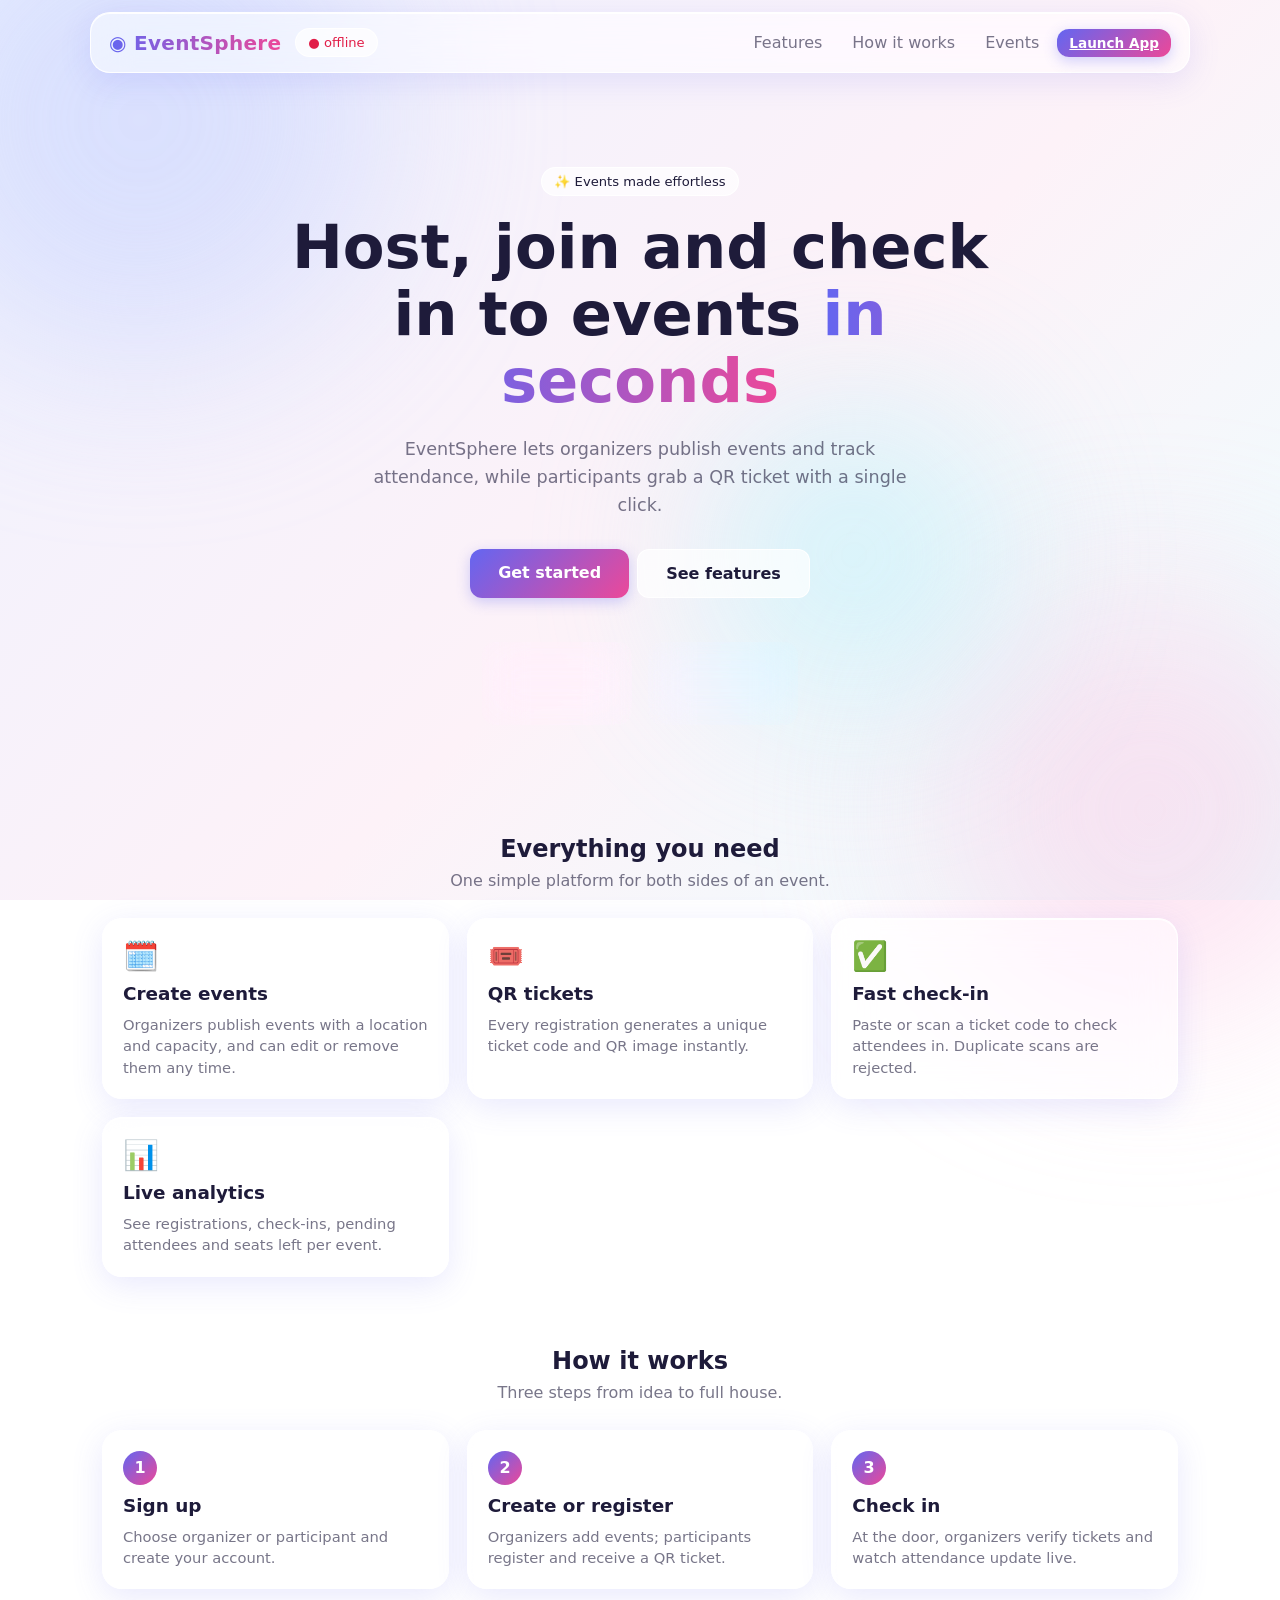
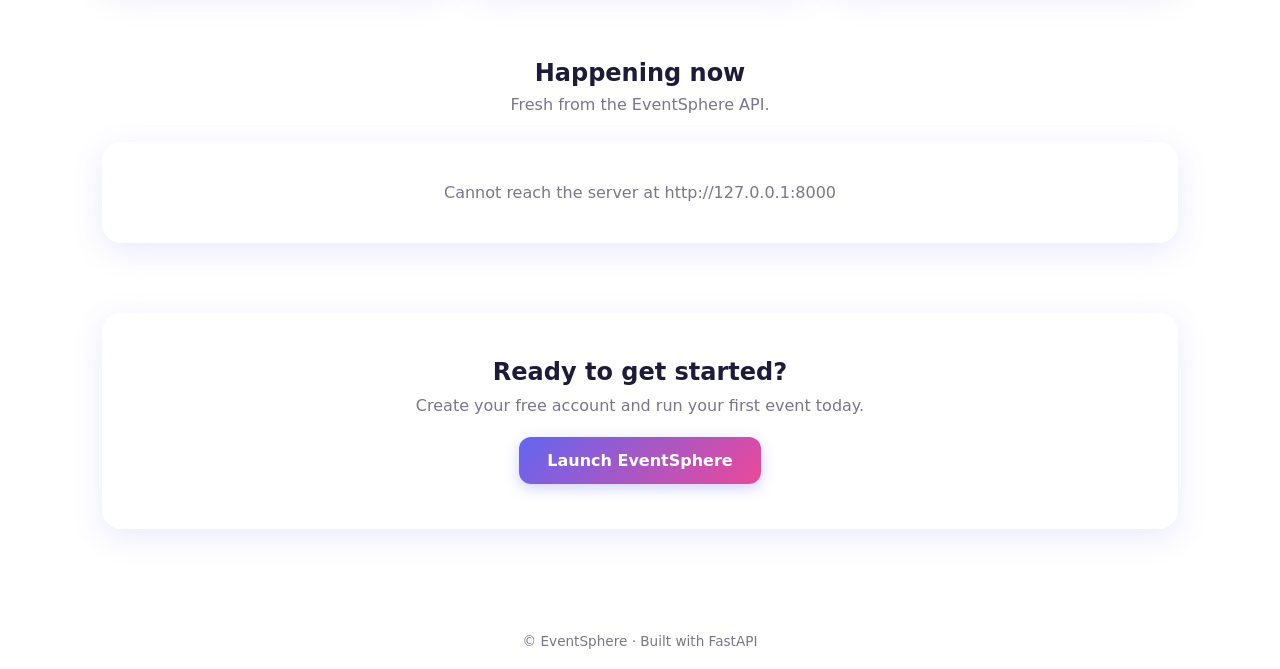
<file: frontend/index.html>
<!DOCTYPE html>
<html lang="en">
<head>
<meta charset="UTF-8">
<meta name="viewport" content="width=device-width, initial-scale=1">
<title>EventSphere · Home</title>
<link rel="stylesheet" href="css/style.css">
<link rel="stylesheet" href="css/home.css">
</head>
<body>
<div class="orb o1"></div><div class="orb o2"></div><div class="orb o3"></div>

<!-- Navigation -->
<header class="glass">
  <a class="logo" href="index.html">◉ EventSphere</a>
  <button class="chip" id="st" title="Click to change backend URL">● checking…</button>
  <nav class="nav-links">
    <a href="#features">Features</a>
    <a href="#how">How it works</a>
    <a href="#events">Events</a>
    <a class="btn sm" href="app.html">Launch App</a>
  </nav>
</header>

<main>
  <!-- Hero -->
  <section class="hero">
    <span class="chip badge">✨ Events made effortless</span>
    <h1>Host, join and check in to events <span class="grad">in seconds</span></h1>
    <p>EventSphere lets organizers publish events and track attendance, while participants grab a QR ticket with a single click.</p>
    <div class="row cta">
      <a class="btn lg" href="app.html">Get started</a>
      <a class="btn lg ghost" href="#features">See features</a>
    </div>
    <div class="stat-strip">
      <div class="stat glass"><b id="statEvents">…</b><span class="small">Live events</span></div>
      <div class="stat glass"><b id="statSeats">…</b><span class="small">Total seats</span></div>
    </div>
  </section>

  <!-- Features -->
  <section class="section" id="features">
    <h2>Everything you need</h2><p class="sub">One simple platform for both sides of an event.</p>
    <div class="grid">
      <article class="glass card"><span class="icon">🗓️</span><h3>Create events</h3><p>Organizers publish events with a location and capacity, and can edit or remove them any time.</p></article>
      <article class="glass card"><span class="icon">🎟️</span><h3>QR tickets</h3><p>Every registration generates a unique ticket code and QR image instantly.</p></article>
      <article class="glass card"><span class="icon">✅</span><h3>Fast check-in</h3><p>Paste or scan a ticket code to check attendees in. Duplicate scans are rejected.</p></article>
      <article class="glass card"><span class="icon">📊</span><h3>Live analytics</h3><p>See registrations, check-ins, pending attendees and seats left per event.</p></article>
    </div>
  </section>

  <!-- How it works -->
  <section class="section" id="how">
    <h2>How it works</h2><p class="sub">Three steps from idea to full house.</p>
    <div class="grid">
      <article class="glass card"><span class="step-n">1</span><h3>Sign up</h3><p>Choose organizer or participant and create your account.</p></article>
      <article class="glass card"><span class="step-n">2</span><h3>Create or register</h3><p>Organizers add events; participants register and receive a QR ticket.</p></article>
      <article class="glass card"><span class="step-n">3</span><h3>Check in</h3><p>At the door, organizers verify tickets and watch attendance update live.</p></article>
    </div>
  </section>

  <!-- Live events from the API -->
  <section class="section" id="events">
    <h2>Happening now</h2><p class="sub">Fresh from the EventSphere API.</p>
    <div class="grid" id="liveEvents"><div class="empty">Loading…</div></div>
  </section>

  <section class="glass final">
    <h2>Ready to get started?</h2>
    <p>Create your free account and run your first event today.</p>
    <a class="btn lg" href="app.html">Launch EventSphere</a>
  </section>
</main>

<footer>© EventSphere · Built with FastAPI</footer>
<div id="toast" class="glass"></div>

<!-- Event details modal (filled by home.js) -->
<div class="modal" id="mDet"><div class="glass box">
  <h2 id="dTitle"></h2>
  <div id="dBody"></div>
  <div class="row" id="dActions" style="margin-top:20px;justify-content:flex-end"></div>
</div></div>

<script src="js/api.js"></script>
<script src="js/home.js"></script>
</body>
</html>
</file>
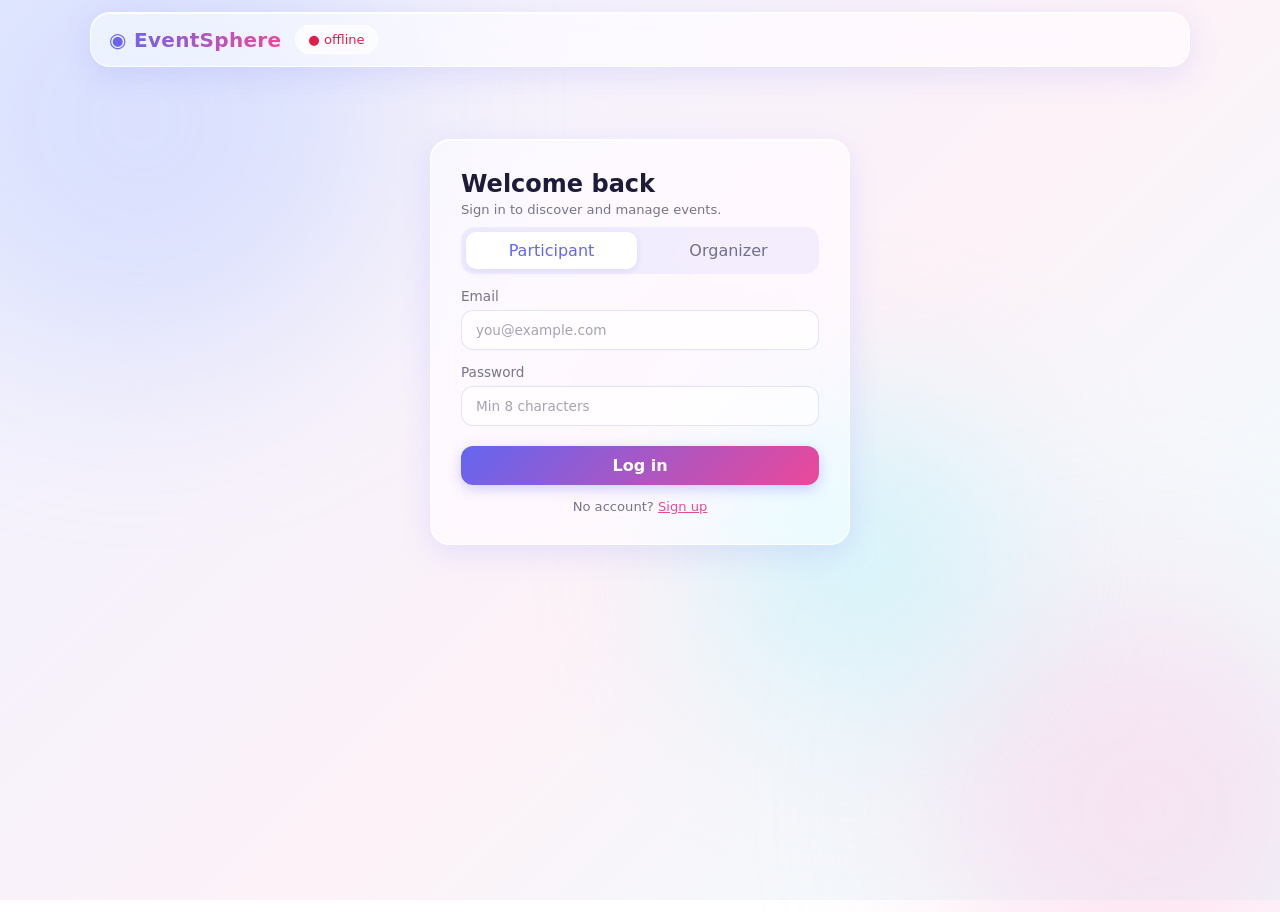
<file: frontend/app.html>
<!DOCTYPE html>
<html lang="en">
<head>
<meta charset="UTF-8">
<meta name="viewport" content="width=device-width, initial-scale=1">
<title>EventSphere · App</title>
<link rel="stylesheet" href="css/style.css">
</head>
<body>
<div class="orb o1"></div><div class="orb o2"></div><div class="orb o3"></div>

<header class="glass" id="hdr">
  <a class="logo" href="index.html">◉ EventSphere</a>
  <button class="chip" id="st" title="Click to change backend URL">● checking…</button>
  <nav id="nav" class="hide">
    <button class="tab on" data-v="events">Events</button>
    <button class="tab org hide" data-v="checkin">Check-in</button>
    <button class="tab par hide" data-v="tickets">My Tickets</button>
  </nav>
  <span class="chip hide" id="who"></span>
  <button class="btn ghost sm hide" id="out">Log out</button>
</header>

<main>
  <!-- AUTH -->
  <section id="auth" class="glass auth">
    <h2 id="authT">Welcome back</h2>
    <p class="small" style="margin-top:4px">Sign in to discover and manage events.</p>
    <div class="seg" id="roleSeg"><button data-r="participant" class="on">Participant</button><button data-r="organizer">Organizer</button></div>
    <div id="nameWrap" class="hide"><label>Full name<input id="aName" placeholder="Jane Doe"></label></div>
    <label>Email<input id="aEmail" type="email" placeholder="you@example.com"></label>
    <label>Password<input id="aPass" type="password" placeholder="Min 8 characters"></label>
    <button class="btn" id="authBtn" style="width:100%;margin-top:20px">Log in</button>
    <p class="small" style="text-align:center;margin-top:14px"><span id="swTxt">No account?</span> <a href="#" id="swBtn" style="color:var(--acc2)">Sign up</a></p>
  </section>

  <!-- EVENTS -->
  <section id="v-events" class="hide">
    <div class="bar"><h2>Upcoming Events</h2><button class="btn org hide" id="newEv">+ New Event</button></div>
    <div class="grid" id="evGrid"></div>
  </section>

  <!-- CHECK-IN -->
  <section id="v-checkin" class="hide">
    <div class="glass" style="max-width:480px;margin:0 auto;padding:28px">
      <h2>Attendee Check-in</h2><p class="small" style="margin-top:4px">Scan the attendee's QR ticket, or type the ticket code.</p>

      <!-- QR scanner -->
      <div id="scanBox" class="scan-box hide">
        <video id="scanVideo" playsinline muted></video>
        <div class="scan-frame"></div>
      </div>
      <div class="row" style="margin-top:16px">
        <button class="btn" id="scanBtn" style="flex:1">📷 Start scanner</button>
        <label class="btn ghost" style="flex:1;margin:0;text-align:center;color:var(--txt)">🖼️ Upload QR image
          <input type="file" id="scanFile" accept="image/*" hidden>
        </label>
      </div>
      <p id="scanHint" class="small" style="margin-top:8px;text-align:center"></p>
      <canvas id="scanCanvas" class="hide"></canvas>

      <!-- Manual fallback -->
      <label>Or enter ticket code<input id="ciCode" placeholder="xxxxxxxx-xxxx-xxxx-xxxx-xxxxxxxxxxxx"></label>
      <button class="btn" id="ciBtn" style="width:100%;margin-top:18px">Check in</button>
      <p id="ciRes" class="ci-res"></p>
    </div>
  </section>

  <!-- TICKETS -->
  <section id="v-tickets" class="hide">
    <div class="bar"><h2>My Tickets</h2></div>
    <div class="grid" id="tkGrid"></div>
  </section>
</main>

<!-- Event form modal -->
<div class="modal" id="mEv"><div class="glass box">
  <h2 id="evT">New Event</h2>
  <label>Title<input id="eTitle"></label>
  <label>Description<textarea id="eDesc" rows="3"></textarea></label>
  <label>Date &amp; time<input id="eDate" type="datetime-local"></label>
  <label>Location<input id="eLoc"></label>
  <label>Capacity<input id="eCap" type="number" min="1"></label>
  <div class="row" style="margin-top:20px;justify-content:flex-end"><button class="btn ghost close">Cancel</button><button class="btn" id="evSave">Save</button></div>
</div></div>

<!-- Register modal -->
<div class="modal" id="mReg"><div class="glass box">
  <h2 id="rT">Register</h2>
  <label>Name<input id="rName"></label>
  <label>Email<input id="rEmail" type="email"></label>
  <div class="row" style="margin-top:20px;justify-content:flex-end"><button class="btn ghost close">Cancel</button><button class="btn" id="rSave">Get ticket</button></div>
</div></div>

<!-- Ticket modal -->
<div class="modal" id="mTk"><div class="glass box" style="text-align:center">
  <h2 id="tkT">Your Ticket</h2><p class="small" id="tkSub"></p>
  <img class="qr" id="tkQr" alt="QR code"><p class="code" id="tkCode"></p>
  <div class="row" style="justify-content:center;margin-top:18px"><button class="btn" id="tkDl">⬇ Download QR</button><button class="btn ghost close">Close</button></div>
</div></div>

<!-- Event details modal -->
<div class="modal" id="mDet"><div class="glass box">
  <h2 id="dTitle"></h2>
  <div id="dBody"></div>
  <div class="row" id="dActions" style="margin-top:20px;justify-content:flex-end"></div>
</div></div>

<!-- Manage modal -->
<div class="modal" id="mMg"><div class="glass box" style="max-width:680px">
  <h2 id="mgT">Event</h2>
  <div class="stats" id="mgStats"></div>
  <div style="overflow:auto"><table><thead><tr><th>Name</th><th>Email</th><th>Status</th><th></th></tr></thead><tbody id="mgBody"></tbody></table></div>
  <div class="row" style="margin-top:18px;justify-content:flex-end"><button class="btn ghost close">Close</button></div>
</div></div>

<div id="toast" class="glass"></div>

<!-- jsQR (local copy): QR decoder used when the browser has no BarcodeDetector -->
<script src="js/jsQR.js"></script>
<script src="js/api.js"></script>
<script src="js/app.js"></script>
</body>
</html>
</file>
<file: frontend/css/style.css>
:root{--txt:#1e1b3a;--mut:rgba(30,27,58,.6);--glass:rgba(255,255,255,.55);--bd:rgba(255,255,255,.9);--line:rgba(99,102,241,.18);--acc:#6366f1;--acc2:#ec4899;--ok:#0d9488;--err:#e11d48;--in:rgba(255,255,255,.65)}
/* ===== Base ===== */
*{box-sizing:border-box;margin:0}
body{font-family:Inter,system-ui,-apple-system,Segoe UI,Roboto,sans-serif;color:var(--txt);min-height:100vh;background:linear-gradient(135deg,#eef2ff,#fdf2f8 55%,#ecfeff);background-attachment:fixed;overflow-x:hidden}
.orb{position:fixed;border-radius:50%;filter:blur(90px);z-index:-1;opacity:.55}
.o1{width:480px;height:480px;background:#c7d2fe;top:-120px;left:-100px}
.o2{width:420px;height:420px;background:#fbcfe8;bottom:-120px;right:-80px}
.o3{width:300px;height:300px;background:#a5f3fc;top:45%;left:55%;opacity:.45}

/* ===== Glass surfaces ===== */
.glass{background:var(--glass);backdrop-filter:blur(20px) saturate(180%);-webkit-backdrop-filter:blur(20px) saturate(180%);border:1px solid var(--bd);border-radius:20px;box-shadow:0 8px 32px rgba(99,102,241,.14),inset 0 1px 0 rgba(255,255,255,.9)}

/* ===== Header & navigation ===== */
header{position:sticky;top:12px;z-index:20;margin:12px auto 0;max-width:1100px;width:calc(100% - 24px);padding:12px 18px;display:flex;align-items:center;gap:14px;flex-wrap:wrap}
.logo{font-weight:800;font-size:1.25rem;letter-spacing:.3px;background:linear-gradient(90deg,var(--acc),var(--acc2));-webkit-background-clip:text;background-clip:text;color:transparent}
nav{display:flex;gap:6px;margin-left:auto}
.tab{background:none;border:0;color:var(--mut);padding:8px 14px;border-radius:12px;cursor:pointer;font:inherit}
.tab.on{background:rgba(255,255,255,.85);color:var(--acc);box-shadow:0 2px 10px rgba(99,102,241,.15)}
.chip{font:inherit;font-size:.82rem;padding:6px 12px;border-radius:99px;background:rgba(255,255,255,.7);border:1px solid var(--bd);color:var(--txt);cursor:default}
button.chip{cursor:pointer}
.chip.on{color:var(--ok)}
.chip.off{color:var(--err)}
main{max-width:1100px;margin:24px auto;padding:0 12px 60px}

/* ===== Buttons & forms ===== */
.btn{border:0;cursor:pointer;font:inherit;font-weight:600;color:#fff;padding:10px 18px;border-radius:12px;background:linear-gradient(135deg,var(--acc),var(--acc2));box-shadow:0 4px 14px rgba(99,102,241,.3);transition:transform .15s,opacity .15s}
.btn:hover{transform:translateY(-1px)}
.btn:disabled{opacity:.5;cursor:not-allowed}
.btn.ghost{background:rgba(255,255,255,.7);border:1px solid var(--bd);color:var(--txt);box-shadow:none}
.btn.sm{padding:6px 12px;font-size:.85rem}
.btn.del{background:rgba(225,29,72,.1);border:1px solid rgba(225,29,72,.3);color:var(--err);box-shadow:none}
input,textarea,select{width:100%;padding:11px 14px;border-radius:12px;border:1px solid var(--line);background:var(--in);color:var(--txt);font:inherit;outline:none;margin-top:6px}
input:focus,textarea:focus{border-color:var(--acc);box-shadow:0 0 0 3px rgba(99,102,241,.2)}
::placeholder{color:rgba(30,27,58,.4)}
label{display:block;font-size:.85rem;color:var(--mut);margin-top:14px}

/* ===== Layout & cards ===== */
.bar{display:flex;align-items:center;justify-content:space-between;margin-bottom:18px;gap:10px;flex-wrap:wrap}
h2{font-size:1.5rem}
.grid{display:grid;grid-template-columns:repeat(auto-fill,minmax(300px,1fr));gap:18px}
.card{padding:20px;display:flex;flex-direction:column;gap:10px;transition:transform .2s,box-shadow .2s}
.card:hover{transform:translateY(-4px);box-shadow:0 14px 40px rgba(99,102,241,.22)}
.card h3{font-size:1.15rem}
.card p{color:var(--mut);font-size:.92rem;line-height:1.45;flex:1}
.loc{font-size:.85rem;color:var(--ok)}
.meter{height:8px;border-radius:9px;background:rgba(99,102,241,.15);overflow:hidden}
.meter i{display:block;height:100%;background:linear-gradient(90deg,var(--acc),var(--acc2));border-radius:9px}
.row{display:flex;gap:8px;flex-wrap:wrap}
.small{font-size:.82rem;color:var(--mut)}

/* ===== Auth ===== */
.auth{max-width:420px;margin:8vh auto;padding:30px}
.seg{display:grid;grid-template-columns:1fr 1fr;gap:6px;margin-top:10px;padding:5px;border-radius:14px;background:rgba(99,102,241,.08)}
.seg button{padding:9px;border:0;border-radius:10px;background:none;color:var(--mut);cursor:pointer;font:inherit}
.seg button.on{background:#fff;color:var(--acc);box-shadow:0 2px 8px rgba(99,102,241,.15)}

/* ===== Modals, stats, tables ===== */
.modal{position:fixed;inset:0;background:rgba(238,242,255,.55);backdrop-filter:blur(6px);display:none;align-items:center;justify-content:center;padding:16px;z-index:50}
.modal.show{display:flex}
.box{width:100%;max-width:520px;max-height:90vh;overflow:auto;padding:26px;background:rgba(255,255,255,.75)}
.stats{display:grid;grid-template-columns:repeat(auto-fit,minmax(100px,1fr));gap:10px;margin:14px 0}
.stat{padding:12px;text-align:center;border-radius:14px;background:rgba(255,255,255,.7);border:1px solid var(--line)}
.stat b{display:block;font-size:1.4rem;color:var(--acc)}
table{width:100%;border-collapse:collapse;font-size:.9rem}
td,th{padding:9px 6px;text-align:left;border-bottom:1px solid var(--line)}
th{color:var(--mut);font-weight:500}
.tag{padding:2px 9px;border-radius:99px;font-size:.75rem;background:rgba(99,102,241,.12);color:var(--acc)}
.tag.ok{background:rgba(13,148,136,.15);color:var(--ok)}
.qr{background:#fff;padding:10px;border-radius:14px;width:200px;margin:12px auto;display:block;box-shadow:0 4px 18px rgba(99,102,241,.2)}
.code{font-family:monospace;font-size:.8rem;word-break:break-all;text-align:center;color:var(--mut)}

/* ===== Toast & helpers ===== */
#toast{position:fixed;bottom:24px;left:50%;transform:translateX(-50%) translateY(80px);padding:12px 22px;z-index:99;transition:.3s;opacity:0;font-weight:600}
#toast.show{transform:translateX(-50%);opacity:1}
.hide{display:none!important}
.empty{text-align:center;padding:40px;color:var(--mut)}

/* ===== QR scanner ===== */
.scan-box{position:relative;margin-top:18px;border-radius:18px;overflow:hidden;background:#000;aspect-ratio:1/1;border:1px solid var(--bd);box-shadow:0 8px 28px rgba(99,102,241,.25)}
.scan-box video{width:100%;height:100%;object-fit:cover}
.scan-frame{position:absolute;inset:18%;border:3px solid rgba(255,255,255,.9);border-radius:16px;box-shadow:0 0 0 999px rgba(30,27,58,.35);animation:pulse 1.8s ease-in-out infinite}
@keyframes pulse{50%{border-color:var(--acc2)}}
.ci-res{margin-top:14px;text-align:center;font-weight:600;min-height:1.2em}
.ci-res.ok{color:var(--ok)}.ci-res.bad{color:var(--err)}

/* ===== Event date & details ===== */
.when{font-size:.85rem;color:var(--acc);font-weight:600}
.detail-desc{color:var(--mut);line-height:1.55;margin-bottom:4px}
input[type=datetime-local]{min-height:44px}
</file>
<file: frontend/css/home.css>
/* ===========================================================
   home.css — extra styles for the landing page (index.html)
   Uses the shared glass tokens from style.css
   =========================================================== */
.logo{text-decoration:none}
.nav-links{display:flex;gap:6px;margin-left:auto;align-items:center}
.nav-links a:not(.btn){color:var(--mut);text-decoration:none;padding:8px 12px;border-radius:12px}
.nav-links a:not(.btn):hover{background:rgba(255,255,255,.7);color:var(--acc)}

.hero{text-align:center;padding:70px 10px 40px;max-width:760px;margin:0 auto}
.badge{display:inline-block;margin-bottom:18px}
.hero h1{font-size:clamp(2.2rem,6vw,3.8rem);line-height:1.1;font-weight:800}
.grad{background:linear-gradient(90deg,var(--acc),var(--acc2));-webkit-background-clip:text;background-clip:text;color:transparent}
.hero p{color:var(--mut);font-size:1.1rem;line-height:1.6;margin:20px auto 30px;max-width:560px}
.cta{justify-content:center}
.btn.lg{padding:14px 28px;font-size:1rem;text-decoration:none;display:inline-block}

.section{margin-top:70px}
.section h2{text-align:center;margin-bottom:8px}
.section .sub{text-align:center;color:var(--mut);margin-bottom:28px}
.icon{font-size:1.8rem}
.step-n{width:34px;height:34px;border-radius:50%;display:grid;place-items:center;font-weight:700;color:#fff;background:linear-gradient(135deg,var(--acc),var(--acc2))}

.stat-strip{display:flex;justify-content:center;gap:16px;flex-wrap:wrap;margin-top:44px}
.stat-strip .stat{min-width:150px;padding:18px 26px}

.final{text-align:center;padding:44px 24px;margin-top:70px}
.final p{color:var(--mut);margin:10px 0 22px}
footer{text-align:center;color:var(--mut);font-size:.85rem;padding:20px}
</file>
